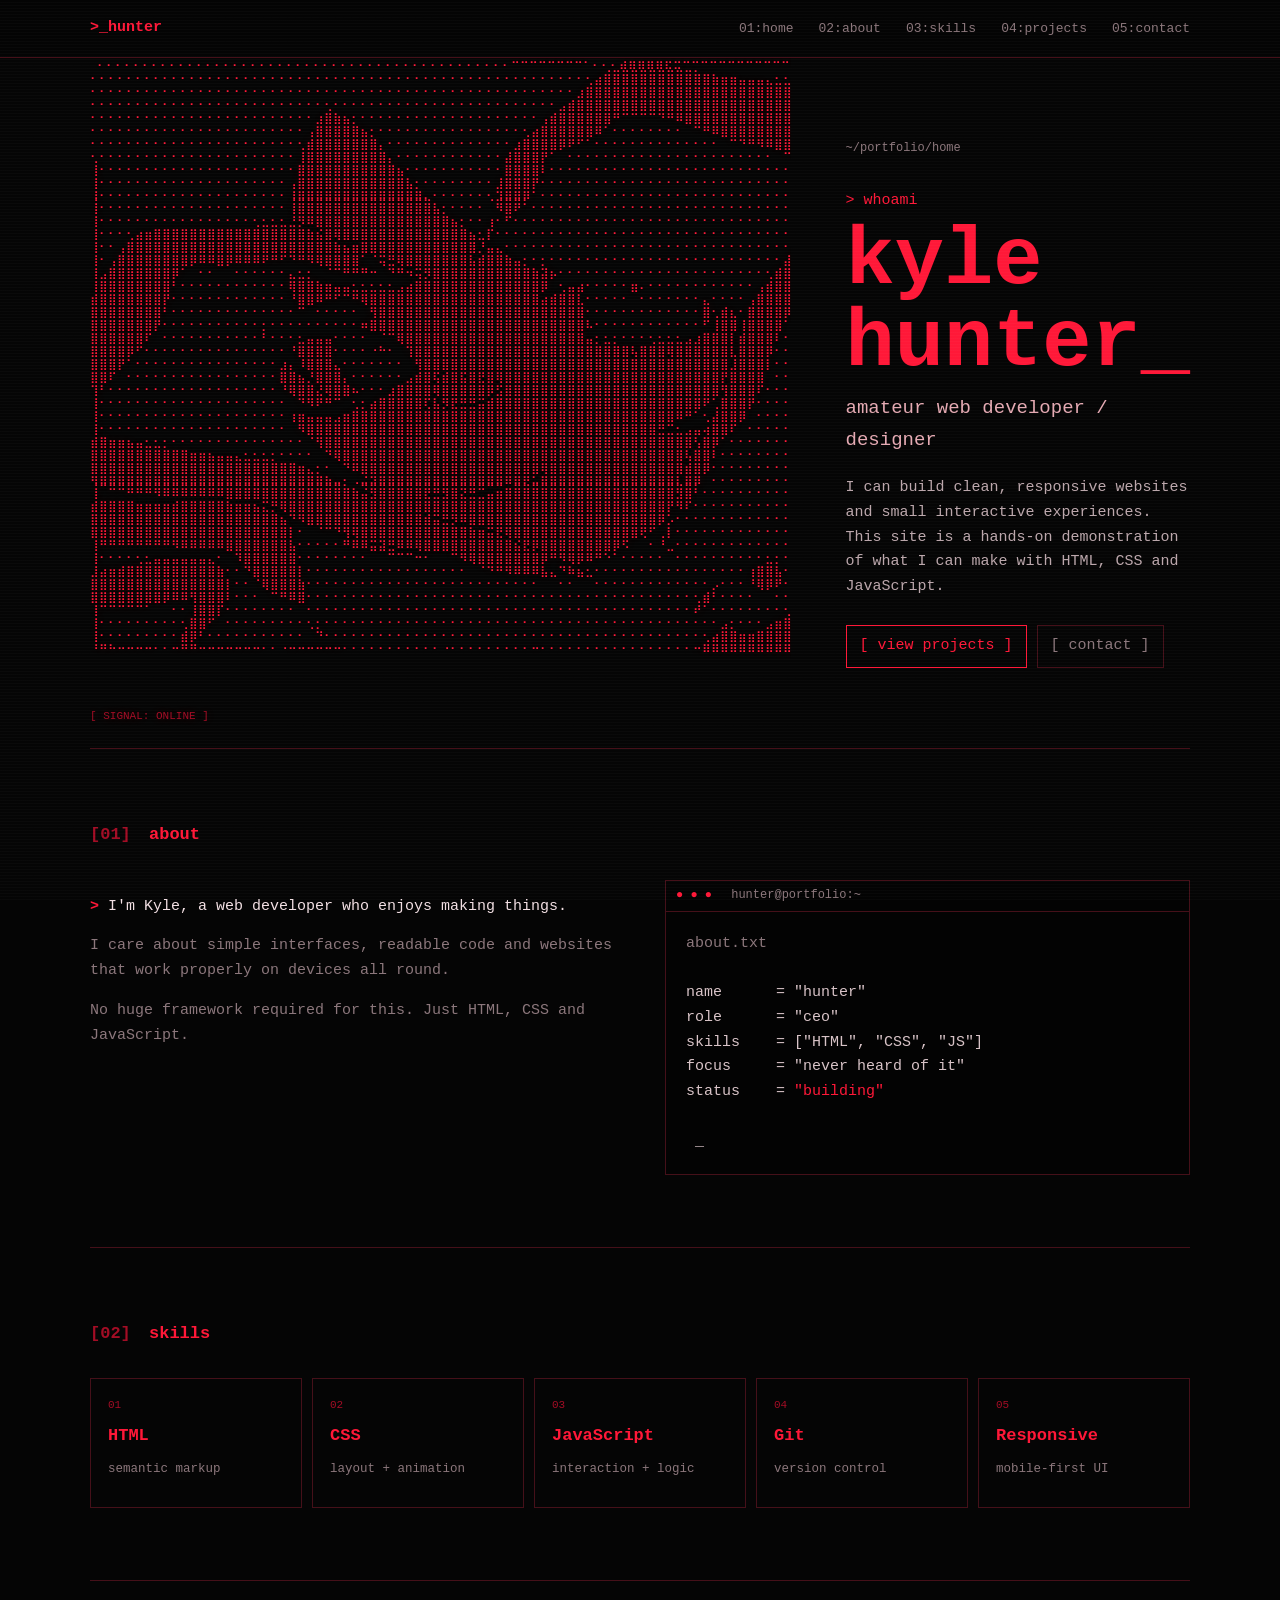
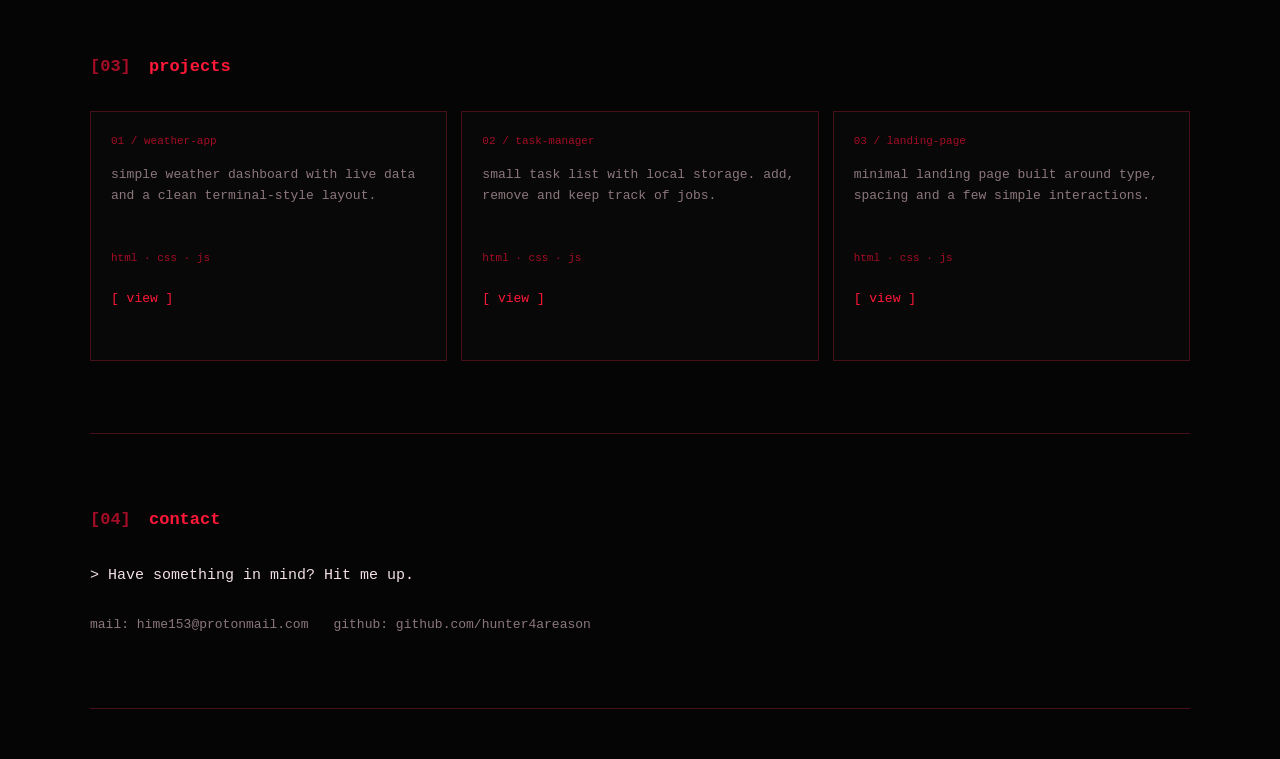
<file: index.html>
<!doctype html>
<html lang="en">
<head>
  <meta charset="utf-8">
  <meta name="viewport" content="width=device-width, initial-scale=1">
  <meta name="description" content="portfolio.">
  <title>hunter // terminal</title>
  <link rel="stylesheet" href="style.css">
</head>
<body>
  <div class="crt" aria-hidden="true"></div>

  <header class="topbar">
    <a class="prompt" href="#home">&gt;_hunter</a>
    <button class="menu" aria-label="Open menu">[ menu ]</button>
    <nav>
      <a href="#home">01:home</a>
      <a href="#about">02:about</a>
      <a href="#skills">03:skills</a>
      <a href="#projects">04:projects</a>
      <a href="#contact">05:contact</a>
    </nav>
  </header>

  <main>
    <section id="home" class="hero">
      <div class="ascii-panel">
<pre class="ascii">
 ⠄⠄⠄⠄⠄⠄⠄⠄⠄⠄⠄⠄⠄⠄⠄⠄⠄⠄⠄⠄⠄⠄⠄⠄⠄⠄⠄⠄⠄⠄⠄⠄⠄⠄⠄⠄⠄⠄⠄⠄⠄⠄⠄⠄⠄⠄⠒⠒⠒⠒⠒⠒⠒⠒⠂⠄⠄⠄⣴⣶⣶⣶⣶⣖⣒⠒⠒⠒⠒⠒⠒⠒⠒⠒⠒⠒⠒⠒⠒⠒⠒⠒⠒⠄⠄⠒⠒⡄
⠄⠄⠄⠄⠄⠄⠄⠄⠄⠄⠄⠄⠄⠄⠄⠄⠄⠄⠄⠄⠄⠄⠄⠄⠄⠄⠄⠄⠄⠄⠄⠄⠄⠄⠄⠄⠄⠄⠄⠄⠄⠄⠄⠄⠄⠄⠄⠄⠄⠄⠄⠄⠄⠄⠄⠄⣠⣾⣿⣿⣿⣿⣿⣿⣿⣿⣿⣷⣶⣦⣤⣤⣀⣀⣀⡀⠄⠄⠄⠄⠄⠄⠄⠄⠄⠄⠄⡇
⠄⠄⠄⠄⠄⠄⠄⠄⠄⠄⠄⠄⠄⠄⠄⠄⠄⠄⠄⠄⠄⠄⠄⠄⠄⠄⠄⠄⠄⠄⠄⠄⠄⠄⠄⠄⠄⠄⠄⠄⠄⠄⠄⠄⠄⠄⠄⠄⠄⠄⠄⠄⠄⠄⢠⣾⣿⣿⣿⣿⣿⣿⣿⣿⣿⣿⣿⣿⣿⣿⣿⣿⣿⣿⣿⣿⣿⣿⣶⣶⣶⣶⣶⣦⣤⣤⣀⡇
⠄⠄⠄⠄⠄⠄⠄⠄⠄⠄⠄⠄⠄⠄⠄⠄⠄⠄⠄⠄⠄⠄⠄⠄⠄⠄⠄⠄⠄⠄⠄⠄⠄⠄⠄⠄⠄⠄⠄⠄⠄⠄⠄⠄⠄⠄⠄⠄⠄⠄⠄⠄⢀⣴⣿⣿⣿⣿⣿⣿⣿⣿⣿⣿⣿⣿⣿⣿⣿⣿⣿⣿⣿⣿⣿⣿⣿⣿⣿⣿⣿⣿⣿⣿⣿⣿⣿⣿
⠄⠄⠄⠄⠄⠄⠄⠄⠄⠄⠄⠄⠄⠄⠄⠄⠄⠄⠄⠄⠄⠄⠄⠄⠄⢠⣾⣦⣄⠄⠄⠄⠄⠄⠄⠄⠄⠄⠄⠄⠄⠄⠄⠄⠄⠄⠄⠄⠄⠄⢀⣴⣿⣿⣿⣿⣿⣿⠿⠛⠛⠛⠛⠻⠿⣿⣿⣿⣿⣿⣿⣿⣿⣿⣿⣿⣿⣿⣿⣿⣿⣿⣿⣿⣿⣿⣿⣿
⠄⠄⠄⠄⠄⠄⠄⠄⠄⠄⠄⠄⠄⠄⠄⠄⠄⠄⠄⠄⠄⠄⠄⠄⢀⣿⣿⣿⣿⣷⣄⠄⠄⠄⠄⠄⠄⠄⠄⠄⠄⠄⠄⠄⠄⠄⠄⠄⠄⣠⣾⣿⣿⣿⣿⣿⣿⠋⠄⠄⠄⠄⠄⠄⠄⠄⠉⠛⠿⣿⣿⣿⣿⣿⣿⣿⣿⣿⣿⣿⣿⣿⣿⣿⣿⣿⣿⣿
⠄⠄⠄⠄⠄⠄⠄⠄⠄⠄⠄⠄⠄⠄⠄⠄⠄⠄⠄⠄⠄⠄⠄⠄⣼⣿⣿⣿⣿⣿⣿⣷⡀⠄⠄⠄⠄⠄⠄⠄⠄⠄⠄⠄⠄⠄⠄⢠⣾⣿⣿⣿⣿⡿⠟⠋⠄⠄⠄⠄⠄⠄⠄⠄⠄⠄⠄⠄⠄⠄⠉⠛⠻⠿⢿⣿⣿⣿⣿⣿⣿⣿⣿⣿⣿⣿⣿⣿
⠄⠄⠄⠄⠄⠄⠄⠄⠄⠄⠄⠄⠄⠄⠄⠄⠄⠄⠄⠄⠄⠄⠄⢸⣿⣿⣿⣿⣿⣿⣿⣿⣷⡀⠄⠄⠄⠄⠄⠄⠄⠄⠄⠄⠄⠄⣰⣿⣿⣿⡿⠋⠁⠄⠄⠄⠄⠄⠄⠄⠄⠄⠄⠄⠄⠄⠄⠄⠄⠄⠄⠄⠄⠄⠄⠄⠉⠛⠻⠿⣿⣿⣿⣿⣿⣿⣿⣿
⢸⠄⠄⠄⠄⠄⠄⠄⠄⠄⠄⠄⠄⠄⠄⠄⠄⠄⠄⠄⠄⠄⠄⣾⣿⣿⣿⣿⣿⣿⣿⣿⣿⣷⣄⠄⠄⠄⠄⠄⠄⠄⠄⠄⠄⠄⣿⣿⣿⣿⡇⠄⠄⠄⠄⠄⠄⠄⠄⠄⠄⠄⠄⠄⠄⠄⠄⠄⠄⠄⠄⠄⠄⠄⠄⠄⠄⠄⠄⠄⠄⠄⠉⠉⢹⣿⣿⣿
⢸⠄⠄⠄⠄⠄⠄⠄⠄⠄⠄⠄⠄⠄⠄⠄⠄⠄⠄⠄⠄⠄⢀⣿⣿⣿⣿⣿⣿⣿⣿⣿⣿⣿⣿⣆⠄⠄⠄⠄⠄⠄⠄⠄⠄⢰⣿⣿⣿⡿⠄⠄⠄⠄⠄⠄⠄⠄⠄⠄⠄⠄⠄⠄⠄⠄⠄⠄⠄⠄⠄⠄⠄⠄⠄⠄⠄⠄⠄⠄⠄⠄⠄⢠⣿⣿⣿⡿
⢸⠄⠄⠄⠄⠄⠄⠄⠄⠄⠄⠄⠄⠄⠄⠄⠄⠄⠄⠄⠄⠄⢸⣿⣿⣿⣿⣿⣿⣿⣿⣿⣿⣿⣿⣿⣷⡀⠄⠄⠄⠄⠄⠄⠄⢻⣿⣿⣿⠃⠄⠄⠄⠄⠄⠄⠄⠄⠄⠄⠄⠄⠄⠄⠄⠄⠄⠄⠄⠄⠄⠄⠄⠄⠄⠄⠄⠄⠄⠄⠄⠄⢀⣿⣿⣿⣿⡇
⢸⠄⠄⠄⠄⠄⠄⠄⠄⠄⠄⠄⠄⠄⠄⠄⠄⠄⠄⠄⠄⠄⢸⣿⣿⣿⣿⣿⣿⣿⣿⣿⣿⣿⣿⣿⣿⣿⣆⠄⠄⠄⠄⠄⠈⢿⣿⡿⠃⠄⠄⠄⠄⠄⠄⠄⠄⠄⠄⠄⠄⠄⠄⠄⠄⠄⠄⠄⠄⠄⠄⠄⠄⠄⠄⠄⠄⠄⠄⠄⠄⢀⣾⣿⣿⣿⡟⡇
⢸⠄⠄⠄⠄⠄⠄⠄⠄⠄⠄⠄⠄⠄⠄⠄⠄⠄⠄⠄⠄⠄⠸⢿⣿⣿⣿⣿⣿⣿⣿⣿⣿⣿⣿⣿⣿⣿⣿⣷⣄⠄⠄⠄⢠⠄⠟⠄⠄⠄⠄⠄⠄⠄⠄⠄⠄⠄⠄⠄⠄⠄⠄⠄⠄⠄⠄⠄⠄⠄⠄⠄⠄⠄⠄⠄⠄⠄⠄⠄⢀⣾⣿⣿⣿⣿⠃⡇
⢸⠄⠄⠄⠄⣠⣤⣶⣶⣶⣶⣶⣶⣶⣶⣶⣶⣶⣾⣿⣿⣿⣿⣷⣦⣝⣿⣿⣿⣿⣿⣿⣿⣿⣿⣿⣿⣿⣿⣿⣿⣷⣄⠄⡞⠄⠄⠄⠄⠄⠄⠄⠄⠄⠄⠄⠄⠄⠄⠄⠄⠄⠄⠄⠄⠄⠄⠄⠄⠄⠄⠄⠄⠄⠄⠄⠄⠄⠄⢠⣾⣿⣿⣿⣿⡏⠄⡇
⢸⠄⠄⢀⣾⣿⣿⣿⣿⣿⣿⣿⣿⣿⣿⣿⣿⣿⣿⣿⣿⣿⣿⣿⣿⣿⣿⣮⣍⣭⣿⣿⣿⣿⣿⣿⣿⣿⣿⣿⣿⣿⣿⠹⣁⡀⠄⠄⠄⠄⠄⠄⠄⠄⠄⠄⠄⠄⠄⠄⠄⠄⠄⠄⠄⠄⠄⠄⠄⠄⠄⠄⠄⠄⠄⠄⠄⠄⢠⣿⣿⣿⣿⣿⡿⠄⠄⡇
⢸⠄⢀⣾⣿⣿⣿⣿⣿⣿⣿⣿⣿⣿⣿⣿⣿⣿⣿⡿⠿⠟⠻⠿⢿⣿⣿⣿⣿⣿⠋⠙⣛⠿⣿⣿⣿⣿⣿⣿⣿⣿⣏⣵⣿⣿⣦⣀⠄⠄⠄⠄⠄⠄⠄⠄⠄⠄⠄⠄⠄⠄⠄⠄⠄⠄⠄⠄⠄⠄⠄⠄⠄⠄⠄⠄⠄⣰⣿⣿⣿⣿⣿⣿⠃⠄⣠⣷
⢸⢀⣾⣿⣿⣿⣿⣿⣿⣿⠋⠁⠄⠄⠉⠁⠄⠄⠄⠄⠄⠄⡀⠄⠄⠈⠙⠛⠿⠿⠶⠤⠈⠻⠾⢭⣛⢿⣿⣿⣿⣿⣿⣿⣿⣿⣿⣿⣷⣦⣳⣄⠄⠄⠄⠄⠄⠄⠄⠄⠄⠄⠄⠄⠄⠄⠄⠄⠄⠄⠄⠄⠄⠄⠄⠄⣴⣿⣿⣿⣿⣿⡟⠁⢀⣴⣿⣿
⢸⣿⣿⣿⣿⣿⣿⣿⣿⠇⠄⠄⠄⠄⠄⠄⠄⠄⠄⠄⠄⠄⣿⣿⣷⣦⣤⣀⣀⠄⠄⠄⠄⠄⢀⣠⣾⣷⣿⣿⣿⣿⣿⣿⣿⣿⣿⣿⣿⣿⣿⠁⠄⣀⣠⠄⠄⠄⠄⠄⣤⡀⠄⠄⠄⠄⠄⠄⠄⠄⠄⠄⠄⠄⢀⣼⣿⣿⣿⣿⡿⠋⢀⣴⣿⣿⣿⣿
⣼⣿⣿⣿⣿⣿⣿⣿⡿⠄⠄⠄⠄⠄⠄⠄⠄⠄⠄⠄⠄⠄⠸⣿⣿⣿⠿⠟⠛⠿⣿⣿⣿⣿⣿⣿⣿⣿⣿⣿⣿⣿⣿⣿⣿⣿⣿⣿⣿⣿⣡⣴⣾⣿⡏⠄⠄⠄⠄⠄⠉⠄⠄⠄⠄⠄⠄⠄⡀⠄⠄⠄⠄⢀⣾⣿⣿⣿⣿⠟⠄⢠⣾⣿⣿⣿⣿⣿
⣿⣿⣿⣿⣿⣿⣿⣿⠇⠄⠄⠄⠄⠄⠄⠄⠄⠄⠄⠄⠄⠄⠄⠛⠉⠄⠄⠄⠄⠄⠈⢿⣿⣿⣿⣿⣿⣿⣿⣿⣿⣿⣿⣿⣿⣿⣿⣿⣿⣿⣿⣿⣿⣿⣿⠄⠄⠄⠄⠄⠄⠄⠄⠄⠄⠄⠄⠄⣿⠄⣴⡄⠄⣾⣿⣿⣿⣿⠋⠄⢀⣿⣿⣿⣿⣿⣿⡿
⣿⣿⣿⣿⣿⣿⣿⡿⠄⠄⠄⠄⠄⠄⠄⠄⠄⠄⠄⠄⠄⠄⠄⠄⠄⠄⠄⠄⠄⠄⣤⣾⣿⣿⣿⣿⣿⣿⣿⣿⣿⣿⣿⣿⣿⣿⣿⣿⣿⣿⣿⣿⣿⣿⣿⣆⠄⠄⠄⠄⠄⠄⠄⠄⠄⠄⠄⠄⠟⢸⣿⣿⢰⣿⣿⣿⣿⠃⠄⠄⣼⣿⣿⣿⣿⣿⣿⡇
⣿⣿⣿⣿⣿⣿⡟⠁⠄⠄⠄⠄⠄⠄⠄⠄⠄⠄⠄⠇⠄⠄⠄⠄⣀⣀⣀⠄⠄⠄⠄⠉⠙⠛⣿⣿⣿⣿⣿⣿⣿⣿⣿⣿⣿⣿⣿⣿⣿⣿⣿⣿⣿⣿⣿⣀⠄⠄⠄⠄⠄⠄⠄⠄⠄⠄⢀⢠⣶⣾⣿⡏⣼⣿⣿⣿⡏⠄⠄⠄⢿⣿⣿⣿⣿⣿⣿⡇
⣿⣿⣿⣿⣿⠟⠄⠄⠄⠄⠄⠄⠄⠄⠄⠄⠄⠄⠄⠄⠄⠄⠰⣿⣿⣿⣿⠄⠄⠄⠄⠠⠦⠄⠈⢻⣿⣿⣿⣿⣿⣿⣿⣿⣿⣿⣿⣿⣿⣿⣿⣿⣿⣿⣿⣿⣷⣿⣷⣶⣆⣶⣾⣿⣿⣿⣿⣿⣿⣿⣿⡇⣿⣿⣿⣿⠄⠄⠄⠄⠄⠙⣿⣿⣿⣿⣿⡇
⣿⣿⣿⡿⠃⠄⠄⠄⠄⠄⠄⠄⠄⠄⠄⠄⠄⠄⠄⠄⠄⢠⡀⢹⣿⣿⣿⡀⠄⠄⠄⠄⠄⠄⠄⠈⢿⣿⣿⣿⣿⣿⣿⣿⣿⣿⣿⣿⣿⣿⣿⣿⣿⣿⣿⣿⣿⣿⣿⣿⣾⣿⣿⣿⣾⣿⣿⣿⣿⣿⣿⢹⣿⣿⣿⡇⠄⠄⠄⠄⠄⠄⠈⠻⣿⣿⣿⡇
⣿⣿⡟⠁⠄⠄⠄⠄⠄⠄⠄⠄⠄⠄⠄⠄⠄⠄⠄⠄⠄⣿⣷⣄⠹⣿⣿⣿⡀⠄⠄⠄⠄⠄⠄⢀⣼⣿⣟⣽⣿⣟⣿⡿⣿⣿⣿⣿⣿⣿⣿⣿⣿⣿⣿⣿⣿⣿⣿⣿⣿⣿⣿⣿⣿⣿⣿⣿⣿⣿⡿⣿⣿⣿⣿⠁⠄⠄⠄⠄⠄⠄⠄⠄⠈⠙⠿⡇
⢻⠏⠄⠄⠄⠄⠄⠄⠄⠄⠄⠄⠄⠄⠄⠄⠄⠄⠄⠄⠄⠹⣿⣿⣷⡹⣿⣿⣷⣄⠄⠄⠄⢠⣶⣿⣿⣿⣾⣿⣿⣿⣿⣿⣿⢞⣿⣿⣿⣿⣿⣿⣿⣿⣿⣿⣿⣿⣿⣿⣿⣿⣿⣿⣿⣿⣿⣿⣿⣿⢷⣿⣿⣿⡟⠄⠄⠄⠄⠄⠄⠄⠄⠄⠄⠄⠄⡇
⢸⠄⠄⠄⠄⠄⠄⠄⠄⠄⠄⠄⠄⠄⠄⠄⠄⠄⠄⠄⠄⠄⠈⠻⢿⡿⠾⠛⠉⠄⠄⣠⣶⣿⣿⣿⣿⡟⣎⢿⡿⠿⠿⣛⣵⣿⣿⣿⣿⣿⣿⣿⣿⣿⣿⣿⣿⣿⣿⣿⣿⣿⣿⣿⣿⣿⣿⣿⡿⠋⣾⣿⣿⡿⠄⠄⠄⠄⠄⠄⠄⠄⠄⠄⠄⠄⠄⡇
⢸⠄⠄⠄⠄⠄⠄⠄⠄⠄⠄⠄⠄⠄⠄⠄⠄⠄⠄⠄⠄⠄⢠⣤⣀⣀⣀⢀⣤⣾⣷⣿⣿⣿⣿⣿⣿⣾⣿⣷⣿⣿⣿⣿⣿⣿⣿⣿⣿⣿⣿⣿⣿⣿⣿⣿⣿⣿⣿⣿⣿⣿⣿⣿⣿⣿⠿⠋⠄⣸⣿⣿⣿⠁⠄⠄⠄⠄⠄⠄⠄⠄⠄⠄⠄⠄⠄⠄
⢸⠄⠄⠄⠄⠄⠄⠄⠄⠄⠄⠄⠄⠄⠄⠄⠄⠄⠄⠄⠄⠄⠈⢿⣿⣿⣿⣿⣿⣿⣿⣿⣿⣿⣿⣿⣿⣿⣿⣿⣿⣿⣿⣿⣿⣿⣿⣿⣿⣿⣿⣿⣿⣿⣿⣿⣿⣿⣿⣿⣿⣿⣿⠿⠛⠄⢀⣀⣨⣿⣿⡟⠁⠄⠄⠄⠄⠄⠄⠄⠄⠄⠄⠄⠄⠄⠄⠄
⣼⣶⣤⣤⣄⣀⠄⠄⠄⠄⠄⠄⠄⠄⠄⠄⠄⠄⠄⠄⠄⠄⠄⠄⠙⢿⣿⣿⣿⣿⣿⣿⣿⣿⣿⣿⣿⣿⣿⣿⣿⣿⣿⣿⣿⣿⣿⣿⣿⣿⣿⣿⣿⣿⣿⣿⣿⣿⣿⣿⣿⣿⣿⣿⣿⣿⣿⢏⣾⣿⠋⠄⠄⠄⠄⠄⠄⠄⠄⠄⠄⠄⠄⠄⠄⠄⠄⡀
⣿⣿⣿⣿⣿⣿⣿⣿⣷⣶⣶⣤⣤⣄⣀⣀⡀⠄⠄⠄⠄⠄⠄⠄⠄⠈⠻⣿⣿⣿⣿⣿⣿⣿⣿⣿⣿⣿⣿⣿⣿⣿⣿⣿⣿⣿⣿⣿⣿⣿⣿⣿⣿⣿⣿⣿⣿⣿⣿⣿⣿⣿⣿⣿⣿⣿⣏⣾⣿⡇⠄⠄⠄⠄⠄⠄⠄⠄⠄⠄⠄⠄⠄⠄⠄⠄⠄⠇
⣿⣿⣿⣿⣿⣿⣿⣿⣿⣿⣿⣿⣿⣿⣿⣿⣿⣿⣿⣿⣷⣶⣶⣤⡀⠄⠄⠈⠻⣿⣿⣿⣿⣿⣿⣿⣿⣿⣿⣿⣿⣿⣿⣿⣿⣿⣿⣿⣿⣿⣿⣿⣿⣿⣿⣿⣿⣿⣿⣿⣿⣿⣿⣿⣿⣿⣼⣿⣿⠄⠄⠄⠄⠄⠄⠄⠄⠄⠄⠄⠄⠄⠄⠄⠄⠄⠄⠄
⢿⣿⣿⣿⣿⣿⣿⣿⣿⣿⣿⣿⣿⣿⣿⣿⣿⣿⣿⣿⣿⣿⣿⣿⣿⣷⣦⣀⠄⢀⣙⣻⣿⣿⣿⣿⣿⣿⣿⣿⣿⣿⣿⣿⣿⣿⣿⣿⡿⣋⣾⣿⣿⣿⣿⣿⣿⣿⣿⣿⣿⣿⣿⣿⣿⡏⣿⣿⠁⠄⠄⠄⠄⠄⠄⠄⠄⠄⠄⠄⠄⠄⠄⠄⠄⠄⠄⠄
⢸⠉⠛⠛⠿⠿⠿⢿⣿⣿⣿⣿⣿⣿⣿⣿⣿⣿⣿⣿⣿⣿⣿⣿⣿⣿⣿⣿⣷⣦⣙⢿⣿⣿⣿⣿⣿⡿⠿⢿⣿⡻⠿⠛⣉⣭⣶⣿⣿⣿⣿⣿⣿⣿⣿⣿⣿⣿⣿⣿⣿⣿⣿⣿⣿⢿⣿⠇⠄⠄⠄⠄⠄⠄⠄⠄⠄⠄⠄⠄⠄⠄⠄⠄⠄⠄⠄⠄
⣼⣶⣶⣶⣶⣤⣤⣤⣤⣴⣶⣶⣶⣶⣶⣯⣭⣭⣍⡛⠿⣿⣿⣿⣿⣿⣿⣿⣿⣿⣿⣿⣿⣿⣿⣿⣿⣿⣿⣿⣿⣿⣿⣿⣿⣿⣿⣿⣿⣿⣿⣿⣿⣿⣿⣿⣿⣿⣿⣿⣿⣿⣿⣿⡿⢿⡟⠄⠄⠄⠄⠄⠄⠄⠄⠄⠄⠄⠄⠄⠄⠄⠄⠄⠄⠄⠄⠄
⣿⣿⣿⣿⣿⣿⣿⣿⣿⣿⣿⣿⣿⣿⣿⣿⣿⣿⣿⣿⣷⣌⠻⢿⣿⣿⣿⣿⣿⣿⣿⣿⣿⣿⣿⣿⣿⣽⣛⠿⢿⣿⣿⣿⣿⣿⣿⣿⣿⣿⣿⣿⣿⣿⣿⣿⣿⣿⣿⣿⣿⣿⣿⣿⢃⠄⠄⠄⠄⠄⠄⠄⠄⠄⠄⠄⠄⠄⠄⠄⠄⠄⠄⠄⠄⠄⠄⠄
⣿⣿⣿⣿⣿⣿⣿⣿⣿⣿⣿⣿⣿⣿⣿⣿⣿⣿⣿⣿⣿⣿⡆⠄⠉⠙⠛⠻⢿⣿⣿⣿⣿⣿⣿⣿⣿⣿⣿⣿⣷⣶⣯⣭⣛⡿⣿⣿⣿⣿⣿⣿⣿⣿⣿⣿⣿⣿⣿⣿⣿⡿⠟⠁⡇⠄⠄⠄⠄⠄⠄⠄⠄⠄⠄⠄⠄⠄⠄⠄⠄⠄⠄⠄⠄⠄⠄⡄
⢹⠿⠿⠿⠿⠿⠿⠿⠿⢿⣿⣿⣿⣿⣿⣿⣿⣿⣿⣿⣿⣿⣇⠄⠄⠄⠄⠄⠾⣾⣿⣛⣻⠿⣿⣿⣿⣿⣿⣿⣿⣿⣿⣿⣿⣿⣾⣝⡿⣿⣿⣿⣿⣿⣿⣿⣿⣿⣿⢟⠉⠈⠄⠸⠁⠄⠄⠄⠄⠄⠄⠄⠄⠄⠄⠄⠄⠄⠄⠄⠄⠄⠄⠄⠄⠄⠄⡇
⢸⠄⠄⠄⠄⠄⠄⣀⣀⣀⣀⣀⣀⡀⠄⠉⢻⣿⣿⣿⣿⣿⣿⠄⠄⠄⠄⠄⠄⠄⠄⠉⠉⠛⠒⠒⠬⠍⠉⠉⠛⢿⣿⣿⣿⣿⣿⣿⣿⣷⣿⠿⢿⣿⣿⣿⠿⠫⠃⠄⠄⠄⠄⠄⠉⠄⠄⠄⠄⠄⠄⠄⠄⠄⠄⠄⠄⠄⠄⠄⠄⠄⠄⠄⠄⠄⠄⡇
⢸⣠⣤⣴⣶⣾⣿⣿⣿⣿⣿⣿⣿⣿⣦⠄⠄⠻⣿⣿⣿⣿⣿⡆⠄⠄⠄⠄⠄⠄⠄⠄⠄⠄⠄⠄⠄⠄⠄⠄⠄⠄⠈⠙⠻⠿⢿⣿⣿⣿⣇⡀⠲⣮⣅⠄⠄⠄⠄⠄⠄⠄⠄⠄⠄⠄⠄⠄⠄⠄⠄⠄⠄⢠⣶⣿⣇⠄⠄⠄⠄⠄⠄⠄⠄⠄⠄⠄
⣿⣿⣿⣿⣿⣿⣿⣿⣿⣿⣿⣿⣿⣿⣿⡆⠄⠄⠙⣿⣿⣿⣿⣧⠄⠄⠄⠄⠄⠄⠄⠄⠄⠄⠄⠄⠄⠄⠄⠄⠄⠄⠄⠄⠄⠄⠄⠄⠄⠄⠉⠉⠄⠄⠉⠉⠄⠄⠄⠄⠄⠄⠄⠄⠄⠄⠄⠄⠄⢀⠄⠄⠄⠸⣿⣿⡿⠄⠄⠄⠄⠄⠄⠄⠄⠄⠄⠄
⣿⣿⣿⣿⣿⣿⣿⣿⣿⣿⣿⢿⣿⣿⣿⡇⠄⠄⠄⠈⠛⠿⣿⣿⠄⠄⠄⠄⠄⠄⠄⠄⠄⠄⠄⠄⠄⠄⠄⠄⠄⠄⠄⠄⠄⠄⠄⠄⠄⠄⠄⠄⠄⠄⠄⠄⠄⠄⠄⠄⠄⠄⠄⠄⠄⠄⠄⠄⣴⠇⠄⠄⠄⠄⠈⠁⠄⠄⠄⠄⢠⠄⠄⠄⠄⠄⠄⠄
⢹⠛⠛⠛⠛⠛⠋⠉⠁⠄⠄⢸⣿⣿⡟⠄⠄⠄⠄⠄⠄⠄⠄⠉⠄⠄⠄⠄⠄⠄⠄⠄⠄⠄⠄⠄⠄⠄⠄⠄⠄⠄⠄⠄⠄⠄⠄⠄⠄⠄⠄⠄⠄⠄⠄⠄⠄⠄⠄⠄⠄⠄⠄⠄⠄⠄⠄⡼⠋⠄⠄⠄⠄⠄⠄⠄⠄⠄⠄⠄⠘⢧⠄⠄⠄⠄⠄⠄
⢸⠄⠄⠄⠄⠄⠄⠄⠄⠄⠄⣾⣿⠟⠁⠄⠄⠄⠄⠄⠄⠄⠄⠄⠄⠄⠄⠄⠄⠄⠄⠄⠄⠄⠄⠄⠄⠄⠄⠄⠄⠄⠄⠄⠄⠄⠄⠄⠄⠄⠄⠄⠄⠄⠄⠄⠄⠄⠄⠄⠄⠄⠄⠄⠄⠄⠄⠄⠄⠄⢀⠄⠄⠄⠄⢀⣤⣾⣆⠄⠄⠄⠁⠄⠄⠄⠄⠄
⢸⠄⠄⠄⠄⠄⠄⠄⠄⠄⣼⣿⠏⠄⠄⠄⠄⠄⠄⠄⠄⠄⠄⠄⠈⠳⠄⠄⠄⠄⠄⠄⠄⠄⠄⠄⠄⠄⠄⠄⠄⠄⠄⠄⠄⠄⠄⠄⠄⠄⠄⠄⠄⠄⠄⠄⠄⠄⠄⠄⠄⠄⠄⠄⠄⠄⠄⠄⠄⣠⣿⣷⣤⣤⣶⣿⣿⣿⣿⣦⡀⠄⠄⠄⠄⠄⠄⠄
⠸⠶⠦⠤⠤⠤⠤⠄⠄⠤⠿⠷⠤⠤⠤⠤⠤⠤⠤⠄⠄⠠⠤⠤⠤⠤⠤⠤⠄⠄⠄⠄⠄⠄⠄⠄⠄⠄⠄⠠⠄⠄⠄⠄⠄⠄⠄⠄⠄⠤⠄⠄⠄⠄⠄⠄⠄⠄⠄⠄⠄⠄⠄⠄⠄⠄⠄⠤⣾⣿⣿⣿⣿⣿⣿⣿⣿⣿⣿⣿⣿⣦⡤⠄⠄⠄⠄⠄


        <div class="ascii-label">[ SIGNAL: ONLINE ]</div>
      </div>

      <div class="hero-copy">
        <div class="path">~/portfolio/home</div>
        <p class="eyebrow">&gt; whoami</p>
        <h1>kyle hunter<span class="blink">_</span></h1>
        <p class="role">amateur web developer / designer</p>
        <p class="copy">I can build clean, responsive websites and small interactive experiences. This site is a hands-on demonstration of what I can make with HTML, CSS and JavaScript.</p>
        <div class="actions">
          <a class="btn" href="#projects">[ view projects ]</a>
          <a class="btn ghost" href="#contact">[ contact ]</a>
        </div>
      </div>
    </section>

    <section id="about" class="section">
      <div class="heading"><span>[01]</span> about</div>
      <div class="split">
        <div>
          <p><span class="prompt">&gt;</span> I'm Kyle, a web developer who enjoys making things.</p>
          <p class="dim">I care about simple interfaces, readable code and websites that work properly on devices all round.</p>
          <p class="dim">No huge framework required for this. Just HTML, CSS and JavaScript.</p>
        </div>
        <div class="terminal-window">
          <div class="window-bar">● ● ● <span>hunter@portfolio:~</span></div>
          <pre><span class="dim">about.txt</span>

name      = "hunter"
role      = "ceo"
skills    = ["HTML", "CSS", "JS"]
focus     = "never heard of it"
status    = <span class="red">"building"</span>

<span class="dim"></span> <span class="blink">_</span></pre>
        </div>
      </div>
    </section>

    <section id="skills" class="section">
      <div class="heading"><span>[02]</span> skills</div>
      <div class="skill-list">
        <div class="skill"><span>01</span><strong>HTML</strong><small>semantic markup</small></div>
        <div class="skill"><span>02</span><strong>CSS</strong><small>layout + animation</small></div>
        <div class="skill"><span>03</span><strong>JavaScript</strong><small>interaction + logic</small></div>
        <div class="skill"><span>04</span><strong>Git</strong><small>version control</small></div>
        <div class="skill"><span>05</span><strong>Responsive</strong><small>mobile-first UI</small></div>
      </div>
    </section>

   <section id="projects" class="section">
      <div class="heading"><span>[03]</span> projects</div>
      <div class="projects">
        <article class="project">
          <div class="project-top">01 / weather-app</div>
          <p class="project-desc">simple weather dashboard with live data and a clean terminal-style layout.</p>
          <div class="tags">html · css · js</div>
          <a href="projects/weather.html" class="link">[ view ]</a>
        </article>
        <article class="project">
          <div class="project-top">02 / task-manager</div>
          <p class="project-desc">small task list with local storage. add, remove and keep track of jobs.</p>
          <div class="tags">html · css · js</div>
          <a href="projects/tasks.html" class="link">[ view ]</a>
        </article>
        <article class="project">
          <div class="project-top">03 / landing-page</div>
          <p class="project-desc">minimal landing page built around type, spacing and a few simple interactions.</p>
          <div class="tags">html · css · js</div>
          <a href="projects/landing.html" class="link">[ view ]</a>
        </article>
      </div>
    </section>

    <section id="contact" class="section contact">
      <div class="heading"><span>[04]</span> contact</div>
      <p>&gt; Have something in mind? Hit me up.</p>
      <div class="contact-row">
        <a href="mailto:hime153@protonmail.com">mail: hime153@protonmail.com</a>
        <a href="https://github.com/hunter4areason" target="_blank" rel="noreferrer">github: github.com/hunter4areason</a>
        
      </div>
    </section>
  </main>

  <footer>
  </footer>

  <script src="script.js"></script>
</body>
</html>
</file>
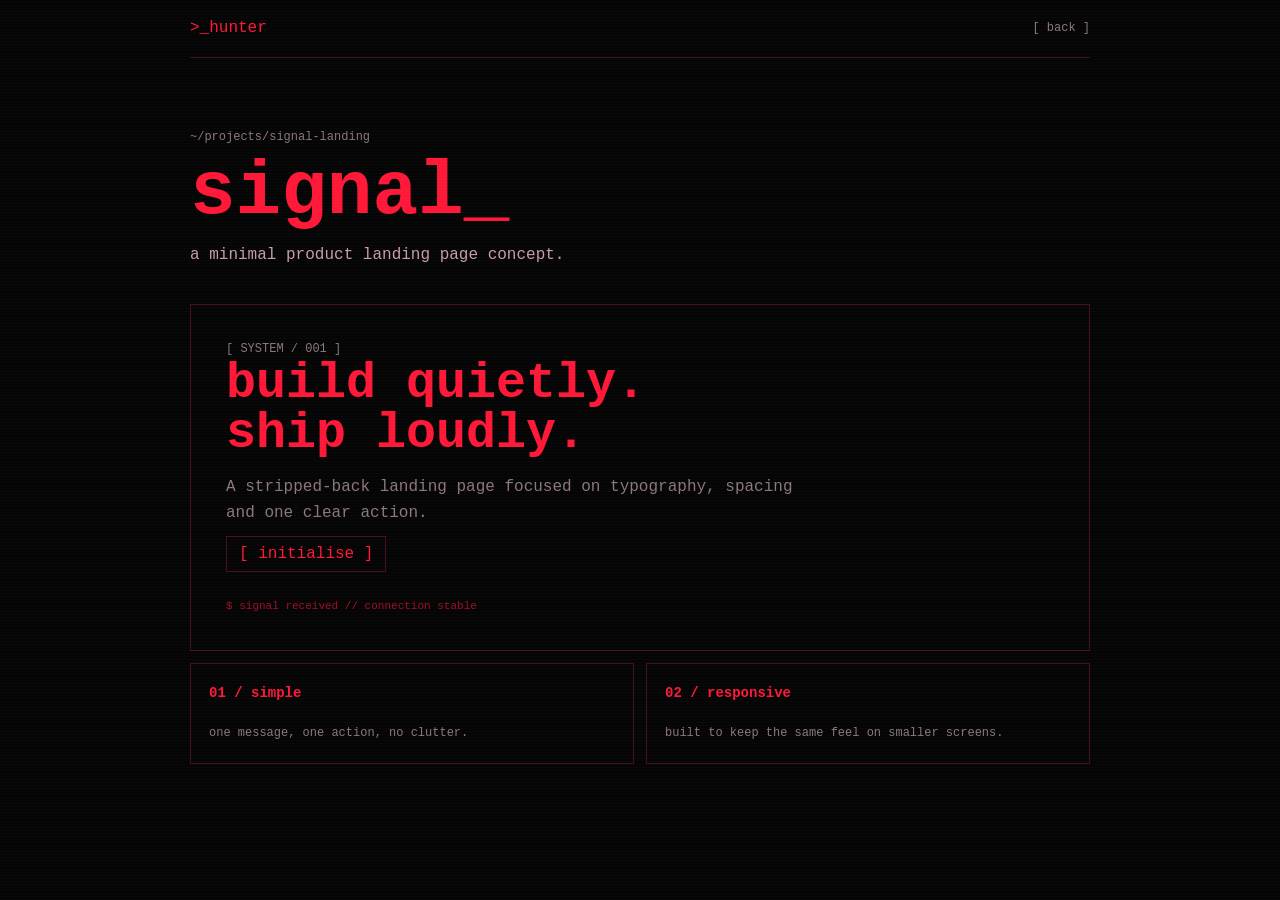
<file: projects/landing.html>
<!doctype html><html><head><meta charset="utf-8"><meta name="viewport" content="width=device-width,initial-scale=1"><title>signal // hunter</title><link rel="stylesheet" href="project.css"></head><body><div class="crt"></div><div class="wrap"><header class="top"><a class="prompt" href="../index.html">&gt;_hunter</a><a class="back" href="../index.html#projects">[ back ]</a></header><main><div class="path">~/projects/signal-landing</div><h1 class="title">signal<span class="red">_</span></h1><p class="sub">a minimal product landing page concept.</p><div class="hero-box"><div class="small">[ SYSTEM / 001 ]</div><h2>build quietly.<br>ship loudly.</h2><p>A stripped-back landing page focused on typography, spacing and one clear action.</p><a class="button" href="#demo">[ initialise ]</a><div id="demo" class="status">$ signal received // connection stable</div></div><div class="grid" style="margin-top:12px"><div class="panel"><h2>01 / simple</h2><span class="small">one message, one action, no clutter.</span></div><div class="panel"><h2>02 / responsive</h2><span class="small">built to keep the same feel on smaller screens.</span></div></div></main></div></body></html>
</file>
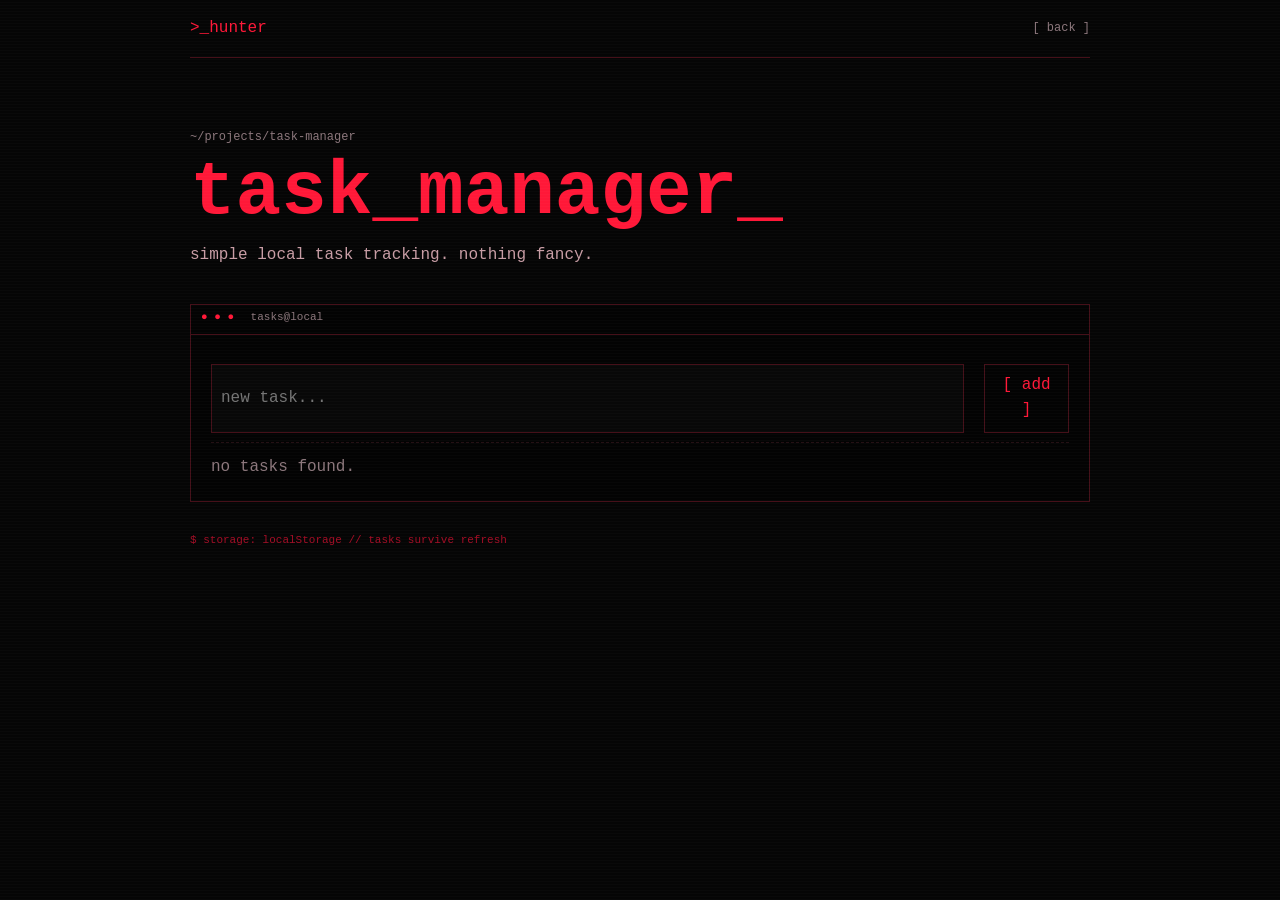
<file: projects/tasks.html>
<!doctype html><html><head><meta charset="utf-8"><meta name="viewport" content="width=device-width,initial-scale=1"><title>task-manager // hunter</title><link rel="stylesheet" href="project.css"></head><body><div class="crt"></div><div class="wrap"><header class="top"><a class="prompt" href="../index.html">&gt;_hunter</a><a class="back" href="../index.html#projects">[ back ]</a></header><main><div class="path">~/projects/task-manager</div><h1 class="title">task_manager<span class="red">_</span></h1><p class="sub">simple local task tracking. nothing fancy.</p><div class="terminal"><div class="bar">● ● ● <span>tasks@local</span></div><div class="content"><div class="row"><input id="task" class="input" placeholder="new task..."><button id="add" class="button">[ add ]</button></div><div id="list" style="margin-top:12px"></div></div></div><p class="status">$ storage: localStorage // tasks survive refresh</p></main></div><script>const key='hunter_tasks';let tasks=JSON.parse(localStorage.getItem(key)||'[]');const list=document.querySelector('#list');function save(){localStorage.setItem(key,JSON.stringify(tasks));render()}function render(){list.innerHTML='';if(!tasks.length){list.innerHTML='<div class="dim">no tasks found.</div>';return}tasks.forEach((t,i)=>{const row=document.createElement('div');row.className='task';row.innerHTML='<input type="checkbox" '+(t.done?'checked':'')+'><span style="'+(t.done?'text-decoration:line-through;color:#8c777c':'')+'">'+t.text.replace(/</g,'&lt;')+'</span><button>[ x ]</button>';row.querySelector('input').onchange=()=>{tasks[i].done=!tasks[i].done;save()};row.querySelector('button').onclick=()=>{tasks.splice(i,1);save()};list.appendChild(row)})}document.querySelector('#add').onclick=()=>{const input=document.querySelector('#task');if(input.value.trim()){tasks.push({text:input.value.trim(),done:false});input.value='';save()}};document.querySelector('#task').addEventListener('keydown',e=>{if(e.key==='Enter')document.querySelector('#add').click()});render()</script></body></html>
</file>
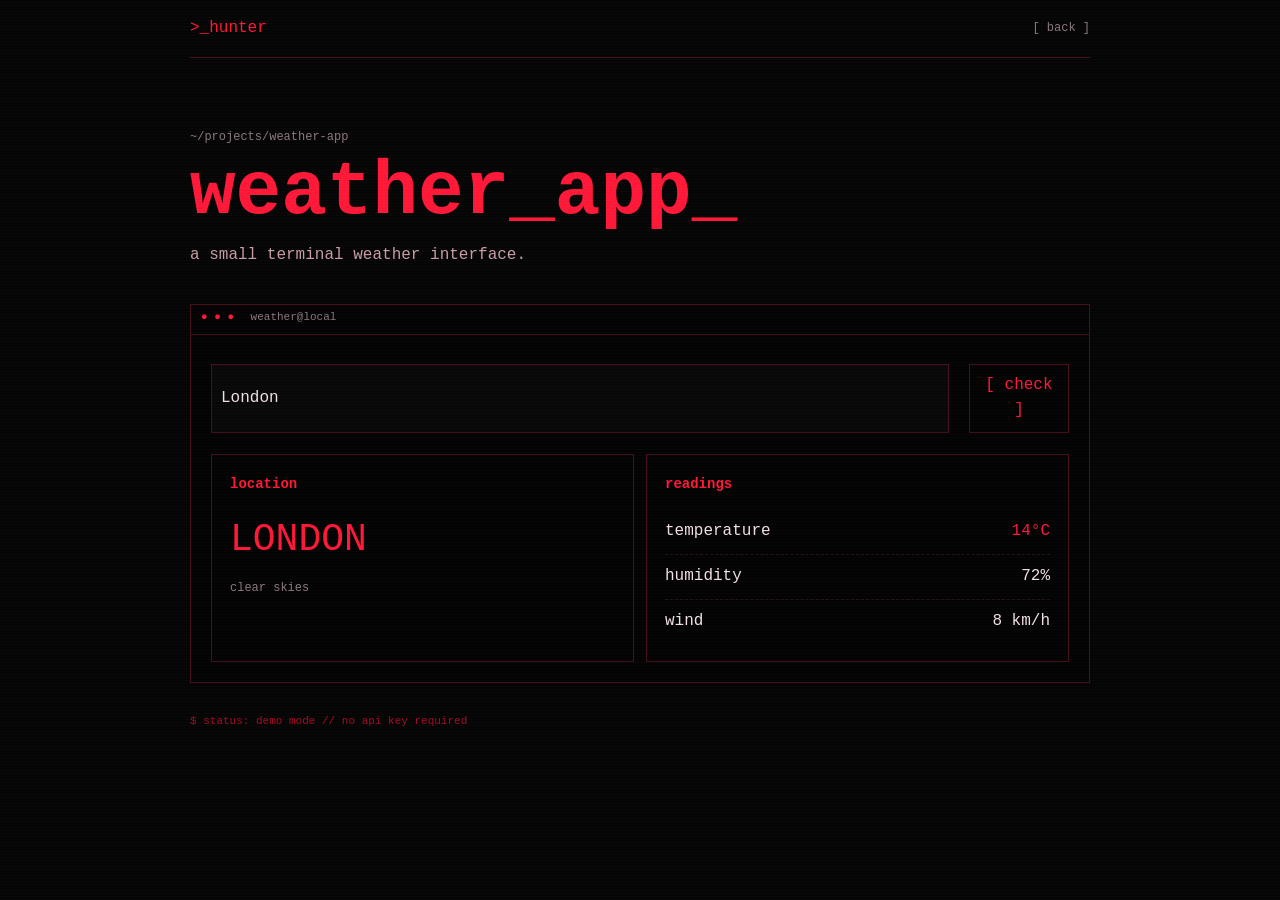
<file: projects/weather.html>
<!doctype html><html><head><meta charset="utf-8"><meta name="viewport" content="width=device-width,initial-scale=1"><title>weather-app // hunter</title><link rel="stylesheet" href="project.css"></head><body><div class="crt"></div><div class="wrap"><header class="top"><a class="prompt" href="../index.html">&gt;_hunter</a><a class="back" href="../index.html#projects">[ back ]</a></header><main><div class="path">~/projects/weather-app</div><h1 class="title">weather_app<span class="red">_</span></h1><p class="sub">a small terminal weather interface.</p><div class="terminal"><div class="bar">● ● ● <span>weather@local</span></div><div class="content"><form id="form"><div class="row"><input id="city" class="input" value="London" aria-label="city"><button class="button">[ check ]</button></div></form><div class="grid" style="margin-top:12px"><div class="panel"><h2>location</h2><div id="location" class="big">LONDON</div><div id="condition" class="small">clear skies</div></div><div class="panel"><h2>readings</h2><div class="row"><span>temperature</span><span id="temp" class="red">14°C</span></div><div class="row"><span>humidity</span><span id="humidity">72%</span></div><div class="row"><span>wind</span><span id="wind">8 km/h</span></div></div></div></div></div><p class="status">$ status: demo mode // no api key required</p></main></div><script>const data={london:['14°C','72%','8 km/h','clear skies'],tokyo:['21°C','64%','12 km/h','partly cloudy'],newyork:['17°C','58%','15 km/h','clear skies'],manchester:['12°C','79%','18 km/h','overcast']};const f=document.querySelector('#form');f.addEventListener('submit',e=>{e.preventDefault();const c=document.querySelector('#city').value.trim().toLowerCase();const d=data[c]||['16°C','65%','10 km/h','demo conditions'];document.querySelector('#location').textContent=(c||'unknown').toUpperCase();document.querySelector('#temp').textContent=d[0];document.querySelector('#humidity').textContent=d[1];document.querySelector('#wind').textContent=d[2];document.querySelector('#condition').textContent=d[3]})</script></body></html>
</file>
<file: style.css>
:root{
  --bg:#050505;
  --panel:#080808;
  --red:#ff1838;
  --red-dim:#a30d25;
  --text:#f2dfe3;
  --dim:#8c777c;
  --line:#451019;
  --max:1100px;
}
*{box-sizing:border-box}
html{scroll-behavior:smooth}
body{
  margin:0;background:var(--bg);color:var(--text);
  font-family:"Courier New",Courier,monospace;font-size:15px;line-height:1.65;
}
a{color:inherit;text-decoration:none}
::selection{background:var(--red);color:#000}
.crt{position:fixed;inset:0;pointer-events:none;z-index:50;opacity:.045;
  background:repeating-linear-gradient(to bottom,transparent 0,transparent 2px,#fff 3px);
}
.topbar{
  position:sticky;top:0;z-index:20;height:58px;border-bottom:1px solid var(--line);
  background:rgba(5,5,5,.96);display:flex;align-items:center;justify-content:space-between;
  padding:0 max(18px,calc((100% - var(--max))/2));
}
.prompt{color:var(--red);font-weight:bold}
.topbar nav{display:flex;gap:25px;font-size:13px;color:var(--dim)}
.topbar nav a:hover,.link:hover,.contact-row a:hover{color:var(--red)}
.menu{display:none;background:none;border:1px solid var(--line);color:var(--red);font:inherit;padding:5px 9px}
main{width:min(var(--max),calc(100% - 36px));margin:auto}
.hero{
  min-height:610px;display:grid;grid-template-columns:1.35fr .65fr;gap:55px;
  align-items:center;border-bottom:1px solid var(--line);
}
.ascii-panel{color:var(--red);overflow:hidden}
.ascii{font-size:clamp(7px,1.05vw,12px);line-height:1.08;margin:0;text-shadow:0 0 10px rgba(255,24,56,.2)}
.ascii-label{font-size:11px;color:var(--red-dim);margin-top:18px}
.path{color:var(--dim);font-size:12px;margin-bottom:30px}
.eyebrow{color:var(--red);margin:0}
.hero h1{font-size:clamp(50px,7vw,82px);line-height:1;margin:8px 0;color:var(--red);font-weight:700}
.role{font-size:19px;margin:0 0 20px;color:#e5aab3}
.copy{color:#bca7ac;max-width:480px}
.blink{animation:blink 1s steps(2) infinite}
.actions{display:flex;gap:10px;flex-wrap:wrap;margin-top:25px}
.btn{border:1px solid var(--red);padding:8px 13px;color:var(--red)}
.btn:hover{background:var(--red);color:#050505}
.btn.ghost{border-color:var(--line);color:var(--dim)}
.btn.ghost:hover{border-color:var(--red);color:var(--red);background:transparent}
.section{padding:72px 0;border-bottom:1px solid var(--line)}
.heading{color:var(--red);font-weight:bold;margin-bottom:30px;font-size:17px}
.heading span{color:var(--red-dim);margin-right:8px}
.split{display:grid;grid-template-columns:1fr 1fr;gap:50px}
.dim{color:var(--dim)}
.red{color:var(--red)}
.terminal-window{border:1px solid var(--line);background:#030303}
.window-bar{height:31px;border-bottom:1px solid var(--line);padding:5px 10px;color:var(--red);font-size:12px}
.window-bar span{color:var(--dim);margin-left:12px}
.terminal-window pre{margin:0;padding:20px;overflow:auto;color:#d8c3c7}
.skill-list{display:grid;grid-template-columns:repeat(5,1fr);gap:10px}
.skill{border:1px solid var(--line);padding:17px;min-height:130px;display:flex;flex-direction:column}
.skill:hover,.project:hover{border-color:var(--red-dim)}
.skill span,.project-top,.tags{color:var(--red-dim);font-size:11px}
.skill strong{color:var(--red);font-size:17px;margin:8px 0}
.skill small{color:var(--dim)}
.projects{display:grid;grid-template-columns:repeat(3,1fr);gap:14px}
.project{border:1px solid var(--line);padding:20px;min-height:250px;background:var(--panel)}
.project h3{font-size:19px;color:var(--red);margin:28px 0 10px}
.project p{color:var(--dim);font-size:13px;min-height:65px}
.tags{margin:20px 0}
.link{color:var(--red);font-size:13px}
.contact-row{display:flex;gap:25px;flex-wrap:wrap;margin-top:25px;color:var(--dim);font-size:13px}
footer{width:min(var(--max),calc(100% - 36px));margin:auto;padding:25px 0;display:flex;justify-content:space-between;color:var(--dim);font-size:11px}
footer span:first-child{color:var(--red)}
@keyframes blink{50%{opacity:0}}
@media(max-width:800px){
  .topbar nav{display:none}.menu{display:block}
  .topbar.open nav{display:flex;position:absolute;top:58px;left:0;right:0;padding:14px 18px;
    background:#050505;border-bottom:1px solid var(--line);flex-direction:column;gap:9px}
  .hero,.split{grid-template-columns:1fr}.hero{padding:65px 0;min-height:auto;gap:45px}
  .skill-list{grid-template-columns:repeat(2,1fr)}.projects{grid-template-columns:1fr}
}
@media(max-width:480px){
  body{font-size:14px}main,footer{width:calc(100% - 26px)}
  .ascii{font-size:5px}.skill-list{grid-template-columns:1fr}
  .hero h1{font-size:52px}.section{padding:55px 0}
  footer{flex-direction:column;gap:7px}
}
</file>
<file: projects/project.css>
:root{--bg:#050505;--red:#ff1838;--dim:#8c777c;--line:#451019;--text:#f2dfe3}*{box-sizing:border-box}html{scroll-behavior:smooth}body{margin:0;background:var(--bg);color:var(--text);font-family:"Courier New",monospace;line-height:1.6}.crt{position:fixed;inset:0;pointer-events:none;z-index:20;opacity:.04;background:repeating-linear-gradient(to bottom,transparent 0,transparent 2px,#fff 3px)}a{color:inherit;text-decoration:none}.wrap{width:min(900px,calc(100% - 32px));margin:auto}.top{height:58px;border-bottom:1px solid var(--line);display:flex;align-items:center;justify-content:space-between}.prompt,.red{color:var(--red)}.dim{color:var(--dim)}.back{font-size:12px;color:var(--dim)}.back:hover{color:var(--red)}main{padding:70px 0}.path{font-size:12px;color:var(--dim);margin-bottom:8px}.title{font-size:clamp(42px,8vw,76px);line-height:1;color:var(--red);margin:0}.sub{color:#c89da5;margin:12px 0 35px}.terminal{border:1px solid var(--line);background:#030303;margin:25px 0}.bar{height:30px;border-bottom:1px solid var(--line);padding:4px 10px;font-size:11px;color:var(--red)}.bar span{color:var(--dim);margin-left:10px}.content{padding:20px}.row{display:flex;justify-content:space-between;gap:20px;border-bottom:1px dashed #241014;padding:9px 0}.row:last-child{border:0}.button{border:1px solid var(--line);background:transparent;color:var(--red);font:inherit;padding:8px 12px;cursor:pointer}.button:hover{border-color:var(--red);background:var(--red);color:#050505}.input{background:#080808;border:1px solid var(--line);color:var(--text);font:inherit;padding:9px;width:100%;outline:none}.input:focus{border-color:var(--red)}.grid{display:grid;grid-template-columns:1fr 1fr;gap:12px}.panel{border:1px solid var(--line);padding:18px}.panel h2{font-size:14px;color:var(--red);margin:0 0 15px}.big{font-size:38px;color:var(--red);margin:8px 0}.small{font-size:12px;color:var(--dim)}ul{padding-left:18px}.task{display:flex;gap:10px;align-items:center;padding:8px 0;border-bottom:1px solid #1b0b0f}.task button{margin-left:auto;background:none;border:0;color:var(--red-dim,#a30d25);font:inherit;cursor:pointer}.task button:hover{color:var(--red)}.hero-box{border:1px solid var(--line);padding:35px;text-align:left}.hero-box h2{font-size:clamp(28px,5vw,50px);line-height:1;margin:0;color:var(--red)}.hero-box p{max-width:600px;color:var(--dim)}.status{font-size:11px;color:var(--red-dim,#a30d25);margin-top:30px}@media(max-width:650px){.grid{grid-template-columns:1fr}.row{flex-direction:column;gap:5px}}
</file>
